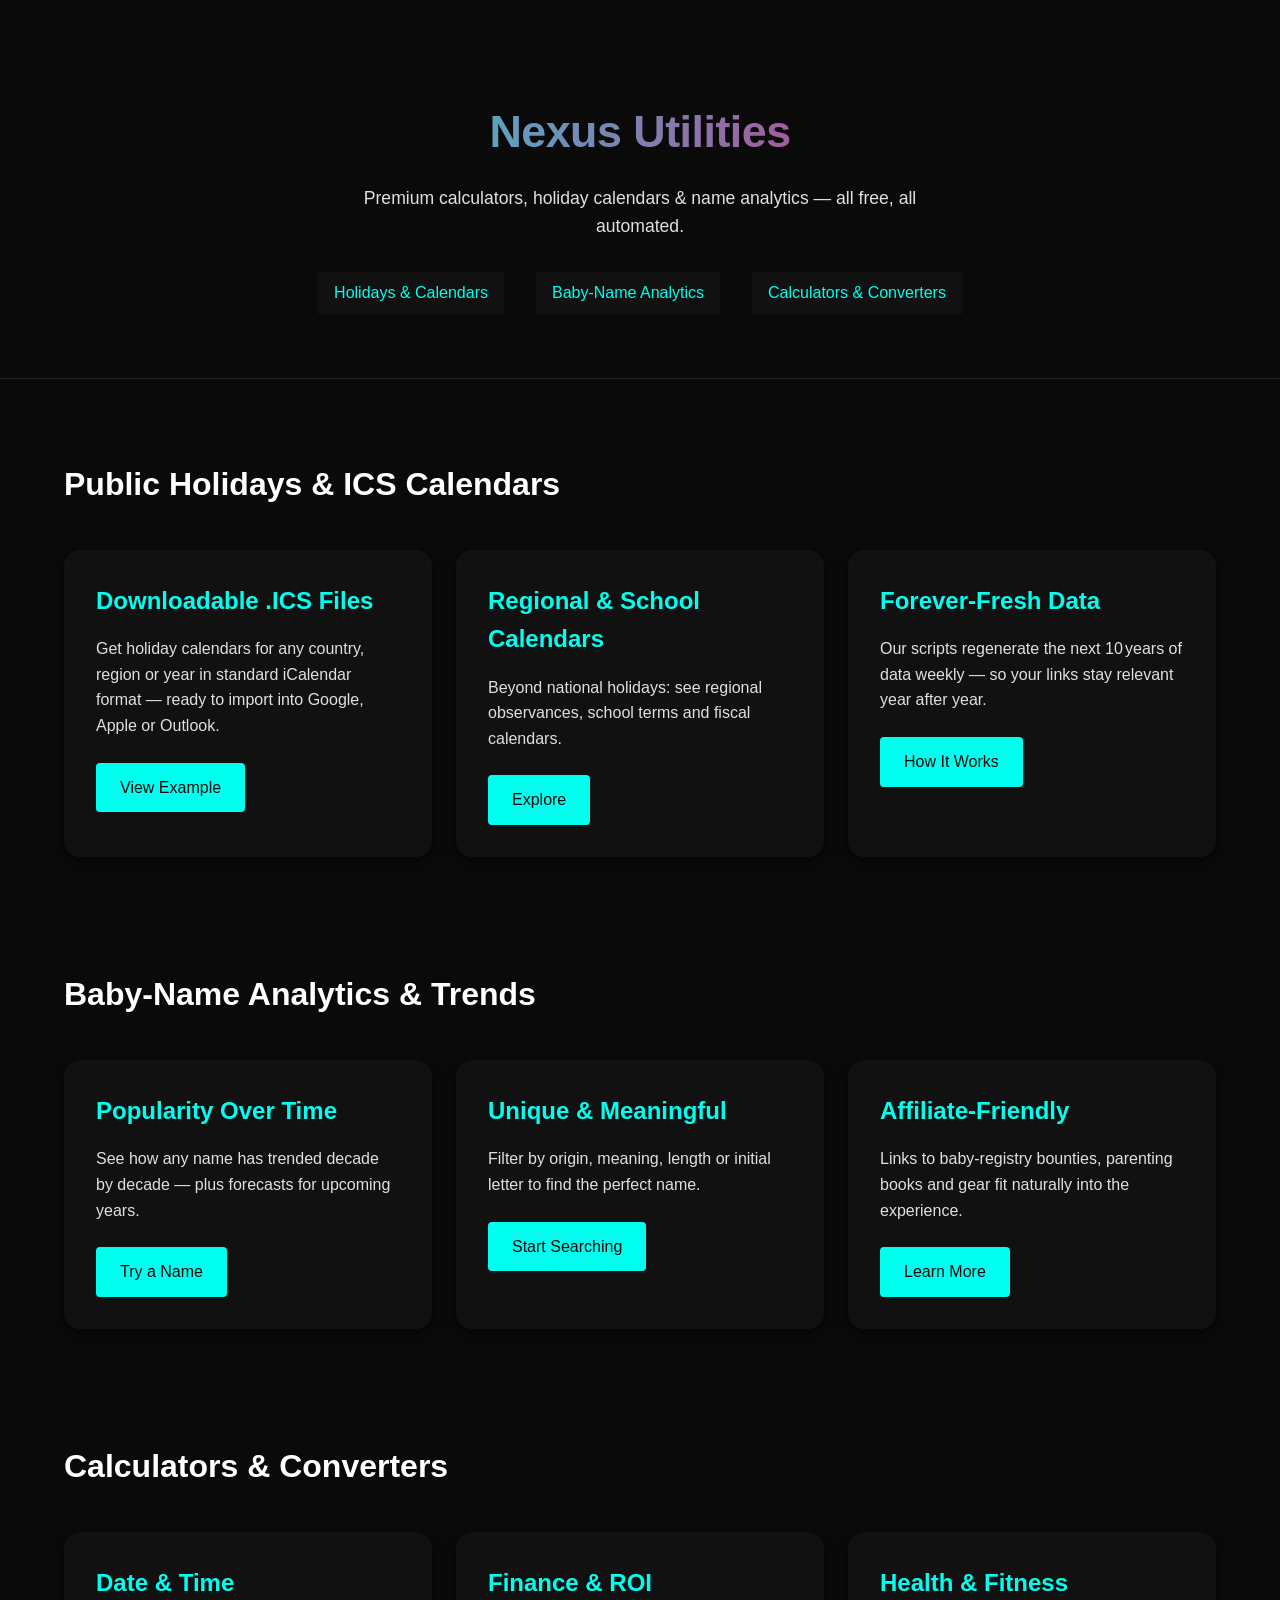
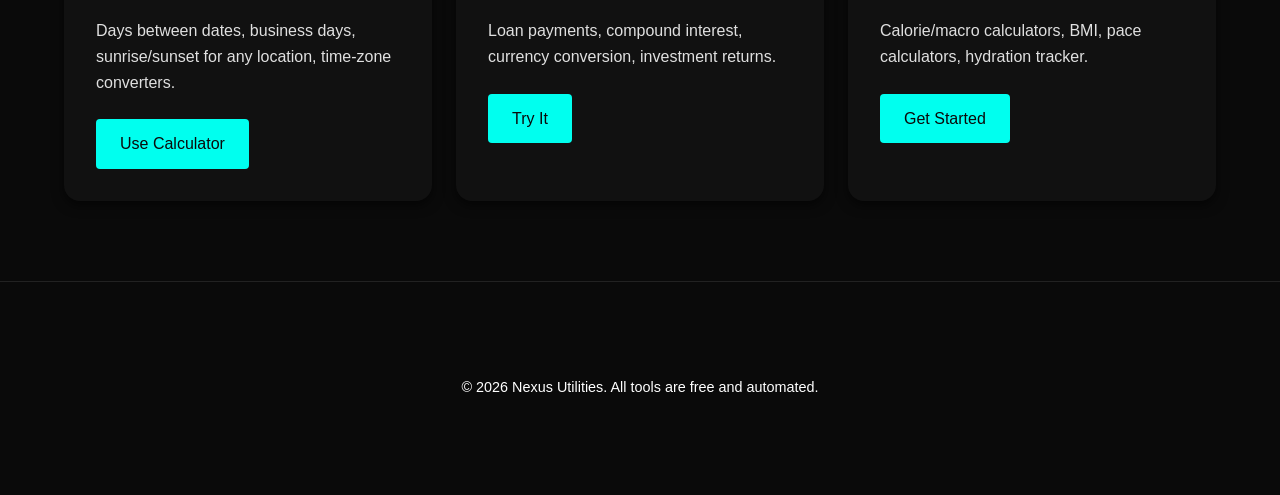
<file: index.html>
<!DOCTYPE html>
<html lang="en">
<head>
    <meta charset="UTF-8">
    <meta name="viewport" content="width=device-width, initial-scale=1.0">
    <title>Nexus Utilities – Free Tools &amp; Data</title>
    <link rel="stylesheet" href="css/style.css">
</head>
<body>
    <header class="header">
        <div class="container">
            <h1>Nexus Utilities</h1>
            <p>Premium calculators, holiday calendars &amp; name analytics — all free, all automated.</p>
            <nav class="nav">
                <a href="#holidays">Holidays &amp; Calendars</a>
                <a href="#babynames">Baby‑Name Analytics</a>
                <a href="#calculators">Calculators &amp; Converters</a>
            </nav>
        </div>
    </header>

    <section id="holidays" class="section">
        <div class="container">
            <div class="section-header">
                <h2>Public Holidays &amp; ICS Calendars</h2>
                <!-- You could add an icon here -->
            </div>
            <div class="content-grid">
                <div class="card">
                    <h3>Downloadable .ICS Files</h3>
                    <p>Get holiday calendars for any country, region or year in standard iCalendar format — ready to import into Google, Apple or Outlook.</p>
                    <a href="#" class="btn">View Example</a>
                </div>
                <div class="card">
                    <h3>Regional &amp; School Calendars</h3>
                    <p>Beyond national holidays: see regional observances, school terms and fiscal calendars.</p>
                    <a href="#" class="btn">Explore</a>
                </div>
                <div class="card">
                    <h3>Forever‑Fresh Data</h3>
                    <p>Our scripts regenerate the next 10 years of data weekly — so your links stay relevant year after year.</p>
                    <a href="#" class="btn">How It Works</a>
                </div>
            </div>
        </div>
    </section>

    <section id="babynames" class="section">
        <div class="container">
            <div class="section-header">
                <h2>Baby‑Name Analytics &amp; Trends</h2>
            </div>
            <div class="content-grid">
                <div class="card">
                    <h3>Popularity Over Time</h3>
                    <p>See how any name has trended decade by decade — plus forecasts for upcoming years.</p>
                    <a href="#" class="btn">Try a Name</a>
                </div>
                <div class="card">
                    <h3>Unique &amp; Meaningful</h3>
                    <p>Filter by origin, meaning, length or initial letter to find the perfect name.</p>
                    <a href="#" class="btn">Start Searching</a>
                </div>
                <div class="card">
                    <h3>Affiliate‑Friendly</h3>
                    <p>Links to baby‑registry bounties, parenting books and gear fit naturally into the experience.</p>
                    <a href="#" class="btn">Learn More</a>
                </div>
            </div>
        </div>
    </section>

    <section id="calculators" class="section">
        <div class="container">
            <div class="section-header">
                <h2>Calculators &amp; Converters</h2>
            </div>
            <div class="content-grid">
                <div class="card">
                    <h3>Date &amp; Time</h3>
                    <p>Days between dates, business days, sunrise/sunset for any location, time‑zone converters.</p>
                    <a href="#" class="btn">Use Calculator</a>
                </div>
                <div class="card">
                    <h3>Finance &amp; ROI</h3>
                    <p>Loan payments, compound interest, currency conversion, investment returns.</p>
                    <a href="#" class="btn">Try It</a>
                </div>
                <div class="card">
                    <h3>Health &amp; Fitness</h3>
                    <p>Calorie/macro calculators, BMI, pace calculators, hydration tracker.</p>
                    <a href="#" class="btn">Get Started</a>
                </div>
            </div>
        </div>
    </section>

    <footer class="footer">
        <div class="container">
            <p>&copy; <span id="year"></span> Nexus Utilities. All tools are free and automated.</p>
        </div>
    </footer>
    <script>
        document.getElementById('year').textContent = new Date().getFullYear();
    </script>
</body>
</html>
</file>
<file: css/style.css>
/* Premium Minimalistic Futuristic Design System */
/* Color Palette */
:root {
  --bg-primary: #0a0a0a;
  --bg-secondary: #111111;
  --bg-tertiary: #1a1a1a;
  --text-primary: #ffffff;
  --text-secondary: #e0e0e0;
  --accent-primary: #00ffef; /* futuristic cyan */
  --accent-secondary: #ff006e; /* vibrant pink for highlights */
  --accent-muted: #8a8a8a;
  --border-color: #222222;
  --shadow-sm: 0 1px 3px rgba(0,0,0,0.4);
  --shadow-md: 0 4px 12px rgba(0,0,0,0.6);
  --shadow-lg: 0 8px 24px rgba(0,0,0,0.8);
  --radius-sm: 4px;
  --radius-md: 8px;
  --radius-lg: 16px;
  --transition-fast: 150ms ease;
  --transition-normal: 300ms ease;
}

/* Typography */
body {
  font-family: 'Inter', -apple-system, BlinkMacSystemFont, 'Segoe UI', Roboto, Oxygen, Ubuntu, Cantarell, 'Open Sans', 'Helvetica Neue', sans-serif;
  background-color: var(--bg-primary);
  color: var(--text-primary);
  line-height: 1.6;
  margin: 0;
  padding: 0;
}
h1, h2, h3, h4, h5, h6 {
  color: var(--text-primary);
  margin-top: 0;
  margin-bottom: 0.5rem;
  font-weight: 600;
}
p {
  margin-bottom: 1rem;
}
a {
  color: var(--accent-primary);
  text-decoration: none;
  transition: color var(--transition-fast);
}
a:hover {
  color: var(--accent-secondary);
}

/* Layout */
.container {
  width: 90%;
  max-width: 1200px;
  margin: 0 auto;
  padding: 2rem 0;
}
.header {
  text-align: center;
  padding: 4rem 0 2rem;
  border-bottom: 1px solid var(--border-color);
}
.header h1 {
  font-size: 2.8rem;
  letter-spacing: -0.5px;
  background: linear-gradient(90deg, var(--accent-primary), var(--accent-secondary));
  -webkit-background-clip: text;
  -webkit-text-fill-color: transparent;
}
.header p {
  color: var(--text-secondary);
  max-width: 600px;
  margin: 1rem auto 0;
  font-size: 1.1rem;
}
.nav {
  display: flex;
  justify-content: center;
  gap: 2rem;
  margin-top: 2rem;
  flex-wrap: wrap;
}
.nav a {
  padding: 0.5rem 1rem;
  border-radius: var-radius-sm;
  background: var(--bg-secondary);
  transition: background var(--transition-normal), color var(--transition-normal);
}
.nav a:hover {
  background: var(--accent-primary);
  color: var(--bg-primary);
}

/* Card / Section */
.section {
  margin: 3rem 0;
}
.section-header {
  display: flex;
  align-items: center;
  justify-content: space-between;
  margin-bottom: 2rem;
}
.section-header h2 {
  font-size: 2rem;
  display: flex;
  align-items: center;
  gap: 0.5rem;
}
.section-header .icon {
  width: 24px;
  height: 24px;
}
.content-grid {
  display: grid;
  gap: 1.5rem;
  grid-template-columns: repeat(auto-fit, minmax(280px, 1fr));
}
.card {
  background: var(--bg-secondary);
  border-radius: var(--radius-lg);
  padding: 2rem;
  box-shadow: var(--shadow-md);
  transition: transform var(--transition-normal), box-shadow var(--transition-normal);
}
.card:hover {
  transform: translateY(-4px);
  box-shadow: var(--shadow-lg);
}
.card h3 {
  margin-top: 0;
  margin-bottom: 1rem;
  font-size: 1.5rem;
  color: var(--accent-primary);
}
.card p {
  color: var(--text-secondary);
  margin-bottom: 1.5rem;
}
.card .btn {
  display: inline-block;
  padding: 0.75rem 1.5rem;
  background: var(--accent-primary);
  color: var(--bg-primary);
  border-radius: var(--radius-sm);
  font-weight: 500;
  transition: background var(--transition-fast), transform var(--transition-fast);
}
.card .btn:hover {
  background: var(--accent-secondary);
  color: var(--text-primary);
  transform: scale(1.05);
}

/* Footer */
.footer {
  text-align: center;
  padding: 3rem 0;
  border-top: 1px solid var(--border-color);
  color: var(--text-muted);
  font-size: 0.9rem;
}

/* Responsive */
@media (max-width: 768px) {
  .header h1 {
    font-size: 2.2rem;
  }
  .nav {
    gap: 1rem;
  }
  .nav a {
    padding: 0.4rem 0.8rem;
  }
}
</file>
